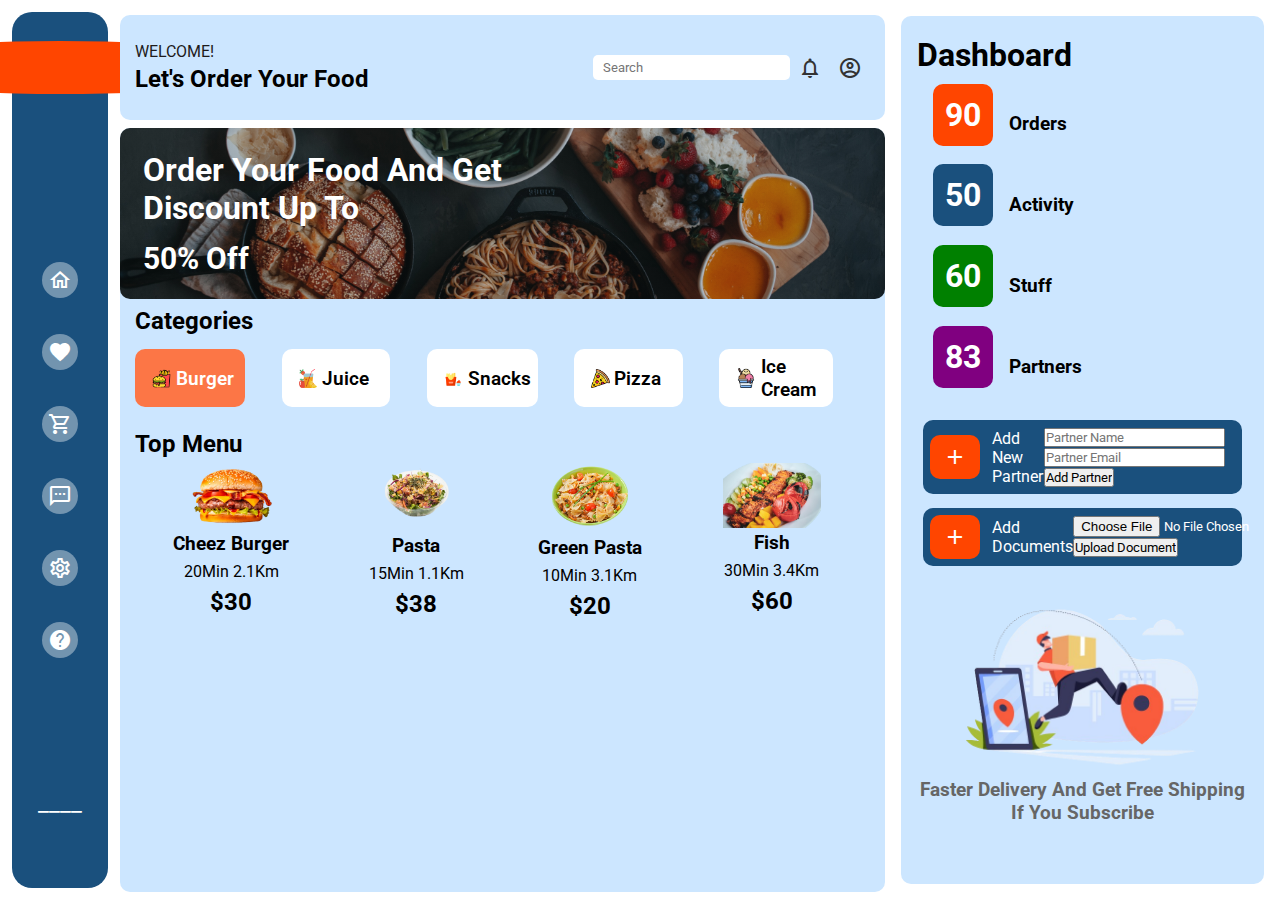
<file: index.html>
<!DOCTYPE html>
<html lang="en">
<head>
    <meta charset="UTF-8">
    <meta name="viewport" content="width=device-width, initial-scale=1.0">
    <title>Dashboard</title>
    <link rel="stylesheet" href="style.css">
    <link rel="stylesheet" href="https://fonts.googleapis.com/icon?family=Material+Icons+Outlined">
</head>
<body>
    <div class="container">
        <!-- ________left-side -->
        <div class="left aside">
            <i class="material-icons-outlined close">close</i>
            <div class="logo">
                <i class="material-icons-outlined">lunch_dining</i>
                <p>foody</p>
            </div>
            
            <div class="list">
                <div class="icon">
                    <i class="material-icons-outlined">home</i>
                </div>
                <div class="icon">
                    <i class="material-icons-outlined">favorite</i>
                </div>
                <div class="icon">
                    <i class="material-icons-outlined">shopping_cart</i>
                </div>
                <div class="icon">
                    <i class="material-icons-outlined">sms</i>
                </div>
                <div class="icon">
                    <i class="material-icons-outlined">settings</i>
                </div>
                <div class="icon">
                    <i class="material-icons-outlined">help</i>
                </div>          
            </div>
            
            <div class="list_f">
                <div>
                    <p>____</p>
                    <i class="material-icons-outlined">logout</i>
                </div>
            </div>
        </div>
        <!-- _______header -->
        <div class="heading">
            <i class="material-icons-outlined menu_bar">menu</i>
            <div class="head">
                <p>WELCOME!</p>
                <h2>let's order your food</h2>
            </div>
            <div class="heading_icon">
                <input type="text" name="search" id="search" placeholder="search">
                <span class="material-icons-outlined">notifications</span>
                <span class="material-icons-outlined">account_circle</span>
            </div>
        </div>


          <!-- __________main-sec -->
        <div class="main">

            <div class="img">
                <h1>Order your food and get <br> discount up to</h1>
                <h2>50% off</h2>
            </div>

            <div class="category">
                <h2>categories</h2>
                <div class="cat_items">
                    <div class="cat">
                        <img src="img/pic1.png" alt="">                 
                        <span>burger</span>
                    </div>
                    <div class="cat">
                        <img src="img/pic2.png" alt="">
                        <span>juice</span>
                    </div>
                    <div class="cat">
                        <img src="img/pic3.png" alt="">                    
                        <span>snacks</span>
                    </div>
                    <div class="cat">
                        <img src="img/pic4.png" alt="">                   
                        <span>pizza</span>
                    </div>
                    <div class="cat">
                        <img src="img/pic5.png" alt="">                   
                        <span>ice cream</span>
                    </div>
                </div>
            </div>

            <div class="popular_thing">
                <h2>Top Menu</h2>
                <div class="menu">
                    <div class="box">
                        <img src="img/pic6.png" alt="">
                        <h3>Cheez Burger</h3>
                        <p>20Min  2.1Km</p>
                        <h2>$30</h2>
                    </div>
                    <div class="box">
                        <img src="img/pic7.png" alt="">
                        <h3>pasta</h3>
                        <p>15Min  1.1Km</p>
                        <h2>$38</h2>
                    </div>
                    <div class="box">
                        <img src="img/pic8.png" alt="">
                        <h3>green pasta</h3>
                        <p>10Min  3.1Km</p>
                        <h2>$20</h2>
                    </div>
                    <div class="box">
                        <img src="img/pic9.png" alt="">
                        <h3>fish</h3>
                        <p>30Min  3.4Km</p>
                        <h2>$60</h2>
                    </div>
                </div>
            </div>
        </div>
    

    <!-- _______right-side -->
    <div class="right">
    <h1>dashboard</h1>
    <div class="right_menu">

      <div class="right_list">
        <h1>90</h1>
        <div>
            <h3>orders</h3>
            
        </div>
      </div>

      
      <div class="right_list">
        <h1>50</h1>
        <div>
            <h3>activity</h3>
            
        </div>
      </div>

      
      <div class="right_list">
        <h1>60</h1>
        <div>
            <h3>stuff</h3>
            
        </div>
      </div>

      
      <div class="right_list">
        <h1>83</h1>
        <div>
            <h3>partners</h3>
            
        </div>
      </div>
    </div>

    <div class="right_bottom">
        <div class="item">
            <span class="material-icons-outlined">add</span>
            <p>Add new partner</p>
            <!-- Form for adding a new partner -->
            <form class="partner-form">
                <input type="text" name="partner_name" placeholder="Partner Name">
                <input type="email" name="partner_email" placeholder="Partner Email">
                <input type="submit" value="Add Partner">
            </form>
        </div>
        
        <!-- Rest of your content -->
    </div>
    
    <div class="right_bottom">
        <!-- Previous content -->
    
        <div class="item">
            <span class="material-icons-outlined">add</span>
            <p>Add documents</p>
            <!-- Form for adding documents -->
            <form class="documents-form">
                <input type="file" name="document_upload" accept=".pdf,.doc,.docx">
                <input type="submit" value="Upload Document">
            </form>
        </div>
    
        <!-- Rest of your content -->
    </div>
    
    <div class="r_img">
        <img src="img/pic10.png" alt="">
        <h3>Faster delivery and get free shipping if you subscribe</h3>
    </div>
 </div>


<script src="index.js"></script>

</body>
</html>
</file>
<file: style.css>
@import url('https://fonts.googleapis.com/css2?family=Courgette&family=Gabarito&family=Inclusive+Sans&family=Montserrat&family=Poppins&family=Roboto&family=Space+Grotesk&family=Ubuntu&display=swap');
*{
    margin: 0;
    padding: 0;
    box-sizing: border-box;
    text-transform: capitalize;
    transition: all 0.5s linear;
    font-family: 'Courgette', cursive;
font-family: 'Gabarito', sans-serif;
font-family: 'Inclusive Sans', sans-serif;
font-family: 'Montserrat', sans-serif;
font-family: 'Poppins', sans-serif;
font-family: 'Roboto', sans-serif;
/* font-family: 'Space Grotesk', sans-serif; */
/* font-family: 'Ubuntu', sans-serif; */
}

.container {
    display: grid;
    width: 100%;
    height: 100vh;
    grid-template-areas: "left heading right"
    "left main right";
    grid-template-columns: 120px 4fr 1fr;
    grid-template-rows: 120px 1fr;
  }
 /* ________header________ */
.heading{
  grid-area: heading;
  display: flex;
  justify-content: space-between;
  padding: 0 2%;
  margin-top: 2%;
  align-items: center;
  background-color: #cce6ff;
  border-radius: 10px;
}
.head{
  color: #1e1b1b;
}
.head h2{
  color: black;
  padding-top: 4px;
}
.heading_icon{
  align-items: center;
  display: flex;
}
.heading_icon input{
  border: none;
  outline: none;
  padding:5px 10px;
  border-radius: 5px;

}
.heading_icon span{
 padding: 0 8px;
  cursor: pointer;
  color: #333;
}
.heading_icon span:hover{
  color: #c1bebe;
}
.heading .menu_bar{
  color: white;
  display: none;
}
  .right {
    grid-area: right;
  }
  /* _______LEFT  */
  .left {
    grid-area: left;
    margin: 10%;
    font-size: 24px;
    background-color: #1a507d	;
    color: white;
    border-radius: 20px;
    display: flex;
    justify-content: space-between;
    flex-direction: column;
    align-items: center;
    padding: 1.8rem 0;
  }
  .icon{
    margin: 1.5em 0 ;
  }
  .logo p{
    padding-top: 8px;
  }
  .icon i,.logo i{  
    background-color:rgb(255 255 255 / 39%);
    border-radius: 50%;
    padding: 6px;   
  }
  .icon i:hover{
    cursor: pointer;
    color: #1a507d;
  }
  .logo i{
    background-color: orangered;
    font-size: 37px;
    padding: 8px;
  }
  .list_f div{
    text-align: center;
  }
  .list_f div p{
    padding-bottom: 12px;
  }
  /* ________main */
  .main {
    grid-area: main;
    background-color: #cce6ff;
    margin: 1% 0;
    border-radius: 10px;
  }
  .main .img{
    background-image: linear-gradient(rgb(110 109 109 / 10%),rgb(63 64 65 / 10%)),
    url(img/bg.jpg);
    background-position: center;
    background-repeat: no-repeat;
    background-size: cover;
    padding: 3% ;
    border-radius: 10px;
    color: white;
  }
  .main .img h2{
    padding-top: 2%;
    font-size: 30px;
  }
  .category ,.popular_thing{
    margin: 1% 0;
    padding:0 2%;
  }
  .cat_items{
    display: flex;
    padding: 2% 0;
  }
  .cat{
    align-items: center;
    display: flex;
    background-color: white;
    margin-right: 5%;
    padding: 6px 17px;
    border-radius: 10px;
  }
  .cat span{
    padding-left: 6%;
    font-weight: 600;
    font-size: 19px;
  }
  .cat img{
    width: 25%;
  }
  .cat_items div:nth-child(1),
  .cat_items div:hover{
    background-color: #ff6f3af0;
    color: #fff;
    cursor:pointer; 
  }
  .menu{
    display: flex;
    justify-content: center;
    align-items: center;
    
  }
  .box{
    text-align: center;
  }
  .box img{
    width: 50%;
  }
  .box p{
    padding: 7px 0;
  }

  /* ___________right_side */
  .right{
    background-color: #cce6ff;
    margin:4%;
    border-radius: 10px;
    padding: 5% 4%;
  }
  .right_menu{
    padding-top: 3%;
  }
  .right_list{
    display: flex;
    align-items: center;
  }
  .right_list h1{
    padding: 12px;
    background-color: orangered;
    color: white;
    border-radius: 10px;
    margin-bottom: 6%;
  }
  .right_menu div{
    padding-left:5% ;
  }
  .right_menu :nth-child(2) h1{
    background-color: #1a507d;
  }
  .right_menu :nth-child(3) h1{
    background-color: green;
  }
  .right_menu :nth-child(4) h1{
    background-color:purple;
  }
  .item{
  display: flex;
  background-color: #1a507d;
  color: white;
  margin: 4% 2%;
  padding: 7px;
  align-items: center;
  border-radius: 10px;
}
.item span{
  background-color: orangered;
  padding: 10px 13px;
  border-radius: 10px;
}
.item p{
  padding-left: 12px;
}
.r_img{
 display: flex;
 justify-content: center;
 flex-direction: column;
 align-items: center;
}
.r_img img{
  width: 90%;
}
.r_img h3{
  text-align: center;
  color: #666;
  font-size: 19px;
}
.left .close {
  position: absolute;
  left: 65%;
  top: 2%;
  color: white;
  display: none;
}
@media only screen and (max-width:1114px){
.container{
  grid-template-columns: 100px 3fr 1fr;
}
.cat{
  margin-right: 2%;
}
}
@media only screen and (max-width:880px){
  .heading .menu_bar,.left .close{
    display: block;
  }
  .aside{
    display: none;
  }
  .container{
    grid-template-areas:"heading "
    " main" 'right';
    grid-template-columns:1fr;
  }
  .left{
    width: 15%;
    z-index: 1;
    position: absolute;
    margin: 1%;
}
.heading ,.main,.right{
  margin:1% ;
}
.right_list,.item{
  display: inline-flex;
}
.r_img img {
  width: 50%;
}
}
@media only screen and (max-width:560px){
  .cat_items{
    flex-direction: column;
  }
  .cat{
    padding: 9px 17px;
    margin: 1% 2%;
    justify-content: center;
  }
  .cat img {
    width: 13%;
}
}
</file>
